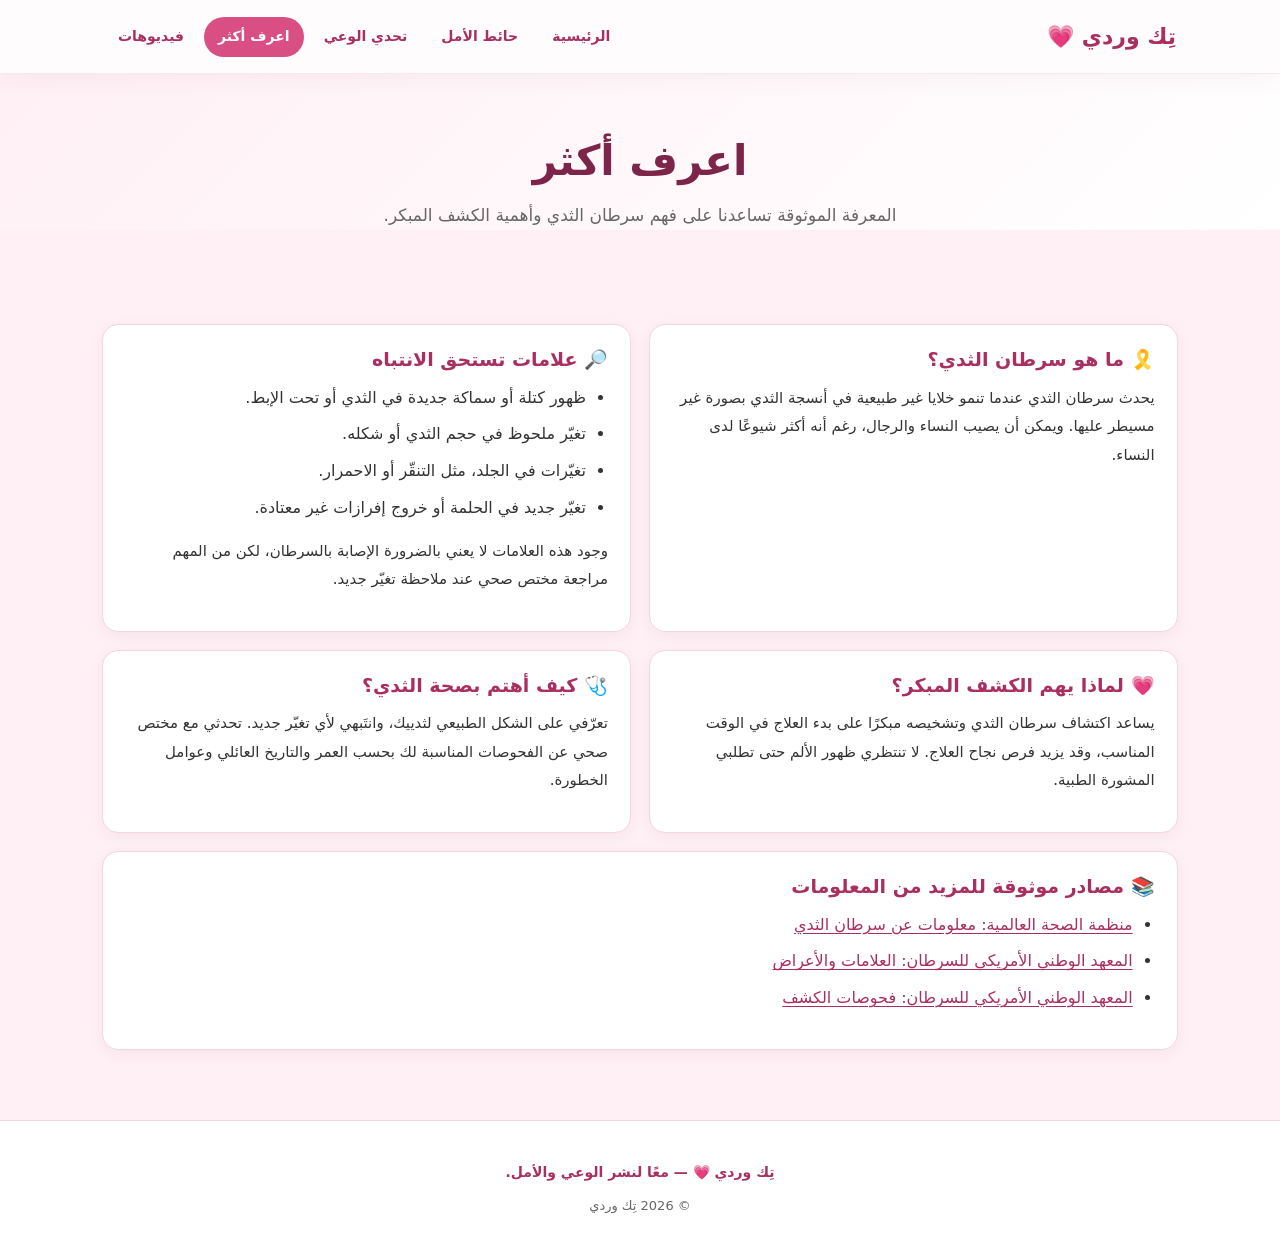
<file: learn.html>
<!DOCTYPE html>
<html lang="ar" dir="rtl">
<head>
    <meta charset="UTF-8">
    <meta name="viewport" content="width=device-width, initial-scale=1.0, viewport-fit=cover">

    <title>اعرف أكثر | تِك وردي</title>
    <meta name="description" content="معلومات موثوقة عن سرطان الثدي وأهمية الكشف المبكر.">

    <meta property="og:type" content="website">
    <meta property="og:title" content="اعرف أكثر | تِك وردي">
    <meta property="og:description" content="المعرفة الموثوقة أساس الوعي.">
    <meta property="og:locale" content="ar_SD">

    <meta name="twitter:card" content="summary">
    <meta name="theme-color" content="#d94f83">

    <link rel="stylesheet" href="css/base.css">
    <link rel="stylesheet" href="css/layout.css">
    <link rel="stylesheet" href="css/components.css">
    <link rel="stylesheet" href="css/features/learn.css">
    <link rel="stylesheet" href="css/utilities.css">
</head>

<body data-page="learn">

    <header class="site-header">
        <nav class="top-nav" aria-label="القائمة الرئيسية">
            <a href="index.html" class="logo">تِك وردي 💗</a>

            <ul class="nav-links">
                <li><a href="index.html" data-nav="home">الرئيسية</a></li>
                <li><a href="wall.html" data-nav="wall">حائط الأمل</a></li>
                <li><a href="quiz.html" data-nav="quiz">تحدي الوعي</a></li>
                <li><a href="learn.html" data-nav="learn">اعرف أكثر</a></li>
                <li><a href="videos.html" data-nav="videos">فيديوهات</a></li>
            </ul>
        </nav>
    </header>

    <main>

        <header class="page-header">
            <h1>اعرف أكثر</h1>
            <p>المعرفة الموثوقة تساعدنا على فهم سرطان الثدي وأهمية الكشف المبكر.</p>
        </header>

        <section id="learn">
            <div id="health-information">

                <div class="health-card">
                    <h3>🎗️ ما هو سرطان الثدي؟</h3>
                    <p>
                        يحدث سرطان الثدي عندما تنمو خلايا غير طبيعية في أنسجة
                        الثدي بصورة غير مسيطر عليها. ويمكن أن يصيب النساء
                        والرجال، رغم أنه أكثر شيوعًا لدى النساء.
                    </p>
                </div>

                <div class="health-card">
                    <h3>🔎 علامات تستحق الانتباه</h3>
                    <ul>
                        <li>ظهور كتلة أو سماكة جديدة في الثدي أو تحت الإبط.</li>
                        <li>تغيّر ملحوظ في حجم الثدي أو شكله.</li>
                        <li>تغيّرات في الجلد، مثل التنقّر أو الاحمرار.</li>
                        <li>تغيّر جديد في الحلمة أو خروج إفرازات غير معتادة.</li>
                    </ul>
                    <p>
                        وجود هذه العلامات لا يعني بالضرورة الإصابة بالسرطان،
                        لكن من المهم مراجعة مختص صحي عند ملاحظة تغيّر جديد.
                    </p>
                </div>

                <div class="health-card">
                    <h3>💗 لماذا يهم الكشف المبكر؟</h3>
                    <p>
                        يساعد اكتشاف سرطان الثدي وتشخيصه مبكرًا على بدء
                        العلاج في الوقت المناسب، وقد يزيد فرص نجاح العلاج.
                        لا تنتظري ظهور الألم حتى تطلبي المشورة الطبية.
                    </p>
                </div>

                <div class="health-card">
                    <h3>🩺 كيف أهتم بصحة الثدي؟</h3>
                    <p>
                        تعرّفي على الشكل الطبيعي لثدييك، وانتَبهي لأي تغيّر
                        جديد. تحدثي مع مختص صحي عن الفحوصات المناسبة لك
                        بحسب العمر والتاريخ العائلي وعوامل الخطورة.
                    </p>
                </div>

                <div class="health-card">
                    <h3>📚 مصادر موثوقة للمزيد من المعلومات</h3>
                    <ul>
                        <li>
                            <a href="https://www.who.int/news-room/fact-sheets/detail/breast-cancer"
                               target="_blank" rel="noopener noreferrer">
                                منظمة الصحة العالمية: معلومات عن سرطان الثدي
                            </a>
                        </li>
                        <li>
                            <a href="https://www.cancer.gov/types/breast/symptoms"
                               target="_blank" rel="noopener noreferrer">
                                المعهد الوطني الأمريكي للسرطان: العلامات والأعراض
                            </a>
                        </li>
                        <li>
                            <a href="https://www.cancer.gov/types/breast/screening"
                               target="_blank" rel="noopener noreferrer">
                                المعهد الوطني الأمريكي للسرطان: فحوصات الكشف
                            </a>
                        </li>
                    </ul>
                </div>

            </div>
        </section>

    </main>

    <footer class="site-footer">
        <p class="footer-tagline">تِك وردي 💗 — معًا لنشر الوعي والأمل.</p>
        <p class="footer-copy" id="footer-year"></p>
    </footer>

    <script type="module" src="js/main.js"></script>

</body>
</html>
</file>
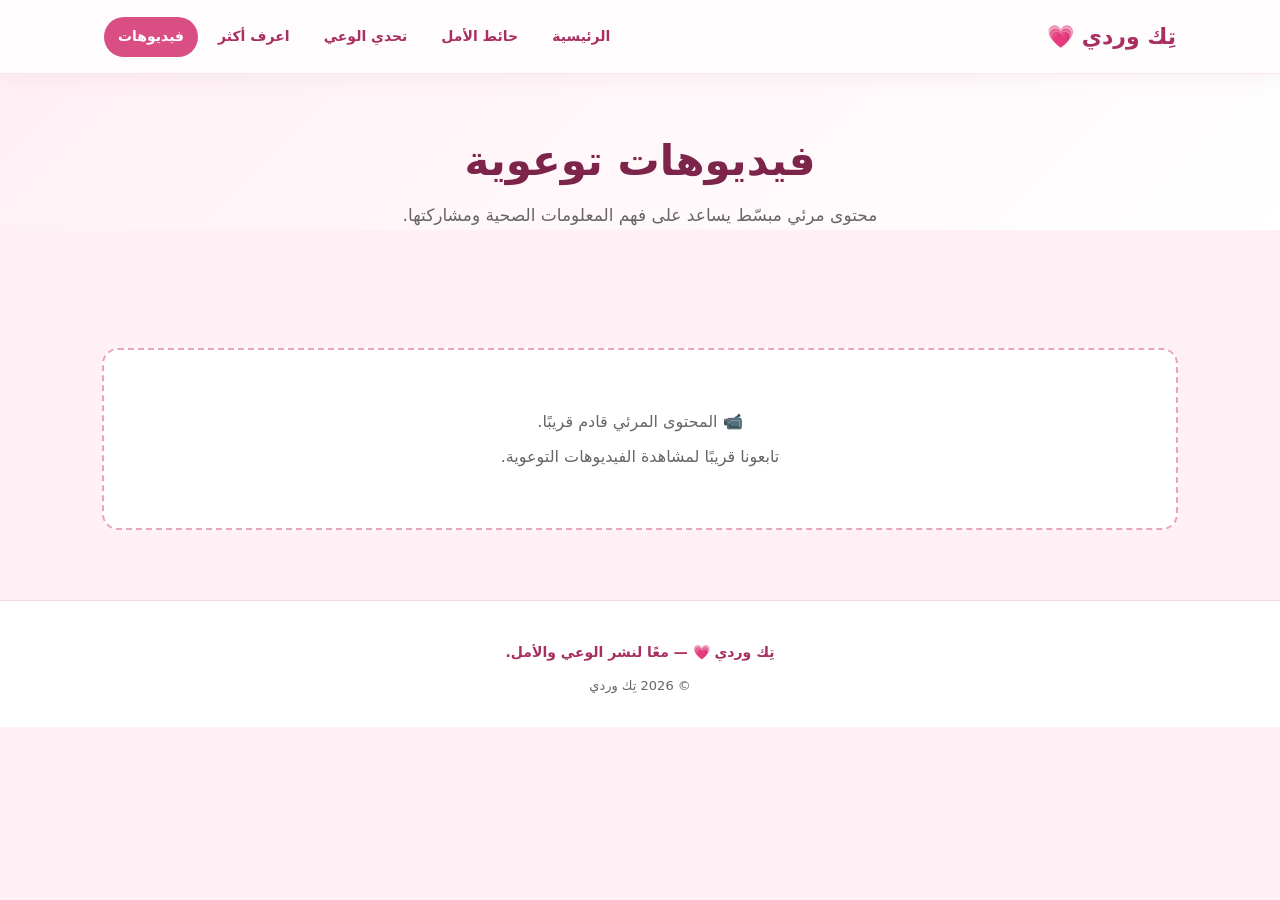
<file: videos.html>
<!DOCTYPE html>
<html lang="ar" dir="rtl">
<head>
    <meta charset="UTF-8">
    <meta name="viewport" content="width=device-width, initial-scale=1.0, viewport-fit=cover">

    <title>فيديوهات توعوية | تِك وردي</title>
    <meta name="description" content="فيديوهات توعوية عن سرطان الثدي — قريبًا.">

    <meta property="og:type" content="website">
    <meta property="og:title" content="فيديوهات | تِك وردي">
    <meta property="og:description" content="محتوى مرئي للتوعية بسرطان الثدي.">
    <meta property="og:locale" content="ar_SD">

    <meta name="twitter:card" content="summary">
    <meta name="theme-color" content="#d94f83">

    <link rel="stylesheet" href="css/base.css">
    <link rel="stylesheet" href="css/layout.css">
    <link rel="stylesheet" href="css/components.css">
    <link rel="stylesheet" href="css/features/videos.css">
    <link rel="stylesheet" href="css/utilities.css">
</head>

<body data-page="videos">

    <header class="site-header">
        <nav class="top-nav" aria-label="القائمة الرئيسية">
            <a href="index.html" class="logo">تِك وردي 💗</a>

            <ul class="nav-links">
                <li><a href="index.html" data-nav="home">الرئيسية</a></li>
                <li><a href="wall.html" data-nav="wall">حائط الأمل</a></li>
                <li><a href="quiz.html" data-nav="quiz">تحدي الوعي</a></li>
                <li><a href="learn.html" data-nav="learn">اعرف أكثر</a></li>
                <li><a href="videos.html" data-nav="videos">فيديوهات</a></li>
            </ul>
        </nav>
    </header>

    <main>

        <header class="page-header">
            <h1>فيديوهات توعوية</h1>
            <p>محتوى مرئي مبسّط يساعد على فهم المعلومات الصحية ومشاركتها.</p>
        </header>

        <section id="videos">
            <div id="videos-container">
                <div class="videos-empty">
                    <p>📹 المحتوى المرئي قادم قريبًا.</p>
                    <p>تابعونا قريبًا لمشاهدة الفيديوهات التوعوية.</p>
                </div>
            </div>
        </section>

    </main>

    <footer class="site-footer">
        <p class="footer-tagline">تِك وردي 💗 — معًا لنشر الوعي والأمل.</p>
        <p class="footer-copy" id="footer-year"></p>
    </footer>

    <script type="module" src="js/main.js"></script>

</body>
</html>
</file>
<file: css/base.css>
:root {
    --pink: #d94f83;
    --dark-pink: #a92f61;
    --light-pink: #fff0f5;
    --white: #ffffff;
    --text: #333333;
    --muted: #666666;

    --radius-sm: 10px;
    --radius-md: 16px;
    --radius-lg: 20px;
    --shadow-sm: 0 4px 14px rgba(100, 30, 60, 0.06);
    --shadow-md: 0 10px 24px rgba(169, 47, 97, 0.12);

    --ok: #2e7d32;
    --warn: #b26a00;
    --error: #c62828;
}

*, *::before, *::after {
    margin: 0;
    padding: 0;
    box-sizing: border-box;
}

html { scroll-behavior: smooth; }

body {
    font-family: system-ui, -apple-system, "Segoe UI", Arial, sans-serif;
    background-color: var(--light-pink);
    color: var(--text);
    line-height: 1.7;
}

a { text-decoration: none; color: inherit; }

h1, h2, h3 { line-height: 1.3; }

p { margin-bottom: 15px; }
</file>
<file: css/layout.css>
/* ============================================================
   Site Header — Glassmorphism
   ============================================================ */

.site-header {
    position: sticky;
    top: 0;
    z-index: 100;
    background: rgba(255, 255, 255, 0.78);
    border-bottom: 1px solid rgba(217, 79, 131, 0.12);
    box-shadow: 0 6px 24px rgba(100, 30, 60, 0.045);
    backdrop-filter: blur(18px);
    -webkit-backdrop-filter: blur(18px);
}

.top-nav {
    display: flex;
    align-items: center;
    justify-content: space-between;
    gap: 16px;
    flex-wrap: wrap;

    max-width: 1200px;
    margin: 0 auto;
    padding: 14px 5%;
}

.logo {
    color: var(--dark-pink);
    font-size: 22px;
    font-weight: 800;
    white-space: nowrap;
    padding: 4px 0;
    -webkit-tap-highlight-color: transparent;
}

/* ============================================================
   Horizontal Nav Links
   ============================================================ */

.nav-links {
    display: flex;
    flex-wrap: wrap;
    align-items: center;
    gap: 6px;
    list-style: none;
    margin: 0;
    padding: 0;
}

.nav-links a {
    display: inline-flex;
    align-items: center;
    justify-content: center;

    min-height: 40px;
    padding: 8px 14px;

    border-radius: 999px;
    color: var(--dark-pink);
    font-size: 14px;
    font-weight: 600;
    white-space: nowrap;

    -webkit-tap-highlight-color: transparent;
    touch-action: manipulation;
    user-select: none;
    cursor: pointer;

    transition: background-color 0.2s ease,
                color 0.2s ease,
                transform 0.15s ease;
}

@media (hover: hover) {
    .nav-links a:hover {
        background-color: rgba(217, 79, 131, 0.10);
        color: var(--pink);
    }
}

.nav-links a:active {
    transform: scale(0.96);
}

.nav-links a.is-active,
.nav-links a[aria-current="page"] {
    background-color: var(--pink);
    color: var(--white);
    font-weight: 700;
}

@media (hover: hover) {
    .nav-links a.is-active:hover,
    .nav-links a[aria-current="page"]:hover {
        background-color: var(--dark-pink);
        color: var(--white);
    }
}

/* ============================================================
   Sections + Page Header
   ============================================================ */

section {
    padding: 70px 8%;
    scroll-margin-top: 100px;
}

section h2 {
    color: var(--dark-pink);
    font-size: 32px;
    margin-bottom: 18px;
}

section > p {
    color: var(--muted);
    max-width: 700px;
}

.page-header {
    text-align: center;
    padding: 60px 8% 0;
    background: linear-gradient(135deg, #fff0f5, #ffffff);
}

.page-header h1 {
    font-size: clamp(28px, 4.5vw, 42px);
    color: #7c2449;
    margin-bottom: 12px;
}

.page-header p {
    color: var(--muted);
    max-width: 640px;
    margin: 0 auto;
    font-size: 17px;
}

/* ============================================================
   Footer
   ============================================================ */

.site-footer {
    text-align: center;
    padding: 40px 8% 30px;
    color: var(--muted);
    font-size: 14px;
    background-color: var(--white);
    border-top: 1px solid #f5d5e2;
}

.footer-tagline {
    color: var(--dark-pink);
    font-weight: bold;
    margin-bottom: 10px;
}

.footer-copy {
    font-size: 13px;
    color: var(--muted);
    margin: 0;
}

/* ============================================================
   Responsive
   ============================================================ */

@media (max-width: 900px) {
    .top-nav {
        flex-direction: column;
        align-items: center;
        gap: 12px;
        padding: 14px 5%;
    }

    .nav-links {
        justify-content: center;
        gap: 4px;
    }

    section {
        padding: 55px 6%;
        scroll-margin-top: 150px;
    }

    .page-header {
        padding: 40px 6% 0;
    }
}

@media (max-width: 600px) {
    .top-nav {
        padding: 12px 4%;
        gap: 10px;
    }

    .logo {
        font-size: 20px;
    }

    .nav-links {
        gap: 3px;
    }

    .nav-links a {
        min-height: 36px;
        padding: 7px 11px;
        font-size: 13px;
    }

    section {
        padding: 45px 6%;
        scroll-margin-top: 160px;
    }
}

@media (max-width: 380px) {
    .nav-links a {
        padding: 6px 9px;
        font-size: 12px;
    }
}
</file>
<file: css/components.css>
button {
    background-color: var(--pink);
    color: var(--white);
    border: none;
    border-radius: 25px;
    padding: 12px 22px;
    font: inherit;
    font-weight: bold;
    cursor: pointer;
    transition: transform 0.2s ease, box-shadow 0.2s ease,
                background-color 0.2s ease;
}

button:hover {
    background-color: var(--dark-pink);
    transform: translateY(-2px);
    box-shadow: 0 5px 14px rgba(169, 47, 97, 0.18);
}

button:active { transform: scale(0.98); }
button:disabled { opacity: 0.55; cursor: not-allowed; }

.card {
    background-color: var(--white);
    padding: 25px;
    border-radius: var(--radius-md);
    box-shadow: var(--shadow-sm);
    margin-top: 20px;
}

/* حالات نصية (تُستخدم مع data-level) */
[data-level="ok"]    { color: var(--ok); }
[data-level="warn"]  { color: var(--warn); }
[data-level="error"] { color: var(--error); }
[data-level="info"]  { color: var(--muted); }
</file>
<file: css/features/learn.css>
#health-information:not(:empty) {
    display: grid;
    grid-template-columns: repeat(2, minmax(0, 1fr));
    gap: 18px;
    margin-top: 24px;
}

#health-information .health-card {
    background: var(--white);
    padding: 22px;
    border: 1px solid #f5d5e2;
    border-radius: var(--radius-md);
    box-shadow: var(--shadow-sm);
    transition: transform 0.25s ease, box-shadow 0.25s ease, border-color 0.25s ease;
}

#health-information .health-card:hover {
    transform: translateY(-5px);
    border-color: #e8a5bf;
    box-shadow: var(--shadow-md);
}

#health-information .health-card h3 {
    color: var(--dark-pink);
    margin-bottom: 12px;
    font-size: 19px;
}

#health-information .health-card p {
    font-size: 15px;
    line-height: 1.9;
    overflow-wrap: anywhere;
}

#health-information .health-card ul {
    padding-right: 22px;
    margin-bottom: 14px;
}

#health-information .health-card li { margin-bottom: 8px; line-height: 1.8; }

#health-information .health-card a {
    color: var(--dark-pink);
    text-decoration: underline;
    text-underline-offset: 3px;
}

#health-information .health-card a:hover { color: var(--pink); }

@media (hover: none) {
    #health-information .health-card:hover { transform: none; }
}

@media (max-width: 600px) {
    #health-information:not(:empty) { grid-template-columns: 1fr; gap: 14px; }
    #health-information .health-card { padding: 18px; }
}
/* البطاقة الخامسة اليتيمة تمتد على عمودين */
#health-information .health-card:last-child:nth-child(odd) {
    grid-column: 1 / -1;
}
</file>
<file: css/utilities.css>
a:focus-visible,
button:focus-visible,
input:focus-visible,
textarea:focus-visible,
select:focus-visible {
    outline: 3px solid var(--pink);
    outline-offset: 4px;
}

a:focus:not(:focus-visible),
button:focus:not(:focus-visible),
input:focus:not(:focus-visible),
textarea:focus:not(:focus-visible),
select:focus:not(:focus-visible) {
    outline: none;
}

@media (prefers-reduced-motion: reduce) {
    *, *::before, *::after {
        animation-duration: 0.01ms !important;
        transition-duration: 0.01ms !important;
        scroll-behavior: auto !important;
    }
}

[hidden] { display: none !important; }
</file>
<file: css/features/videos.css>
#videos {
    min-height: 40vh;
}

#videos-container {
    display: grid;
    grid-template-columns: repeat(auto-fit, minmax(280px, 1fr));
    gap: 20px;
    margin-top: 24px;
}

.video-card {
    background: var(--white);
    padding: 16px;
    border-radius: var(--radius-md);
    border: 1px solid #f5d5e2;
    box-shadow: var(--shadow-sm);
    overflow: hidden;
}

.video-card iframe {
    width: 100%;
    aspect-ratio: 16 / 9;
    border: none;
    border-radius: var(--radius-sm);
    display: block;
}

.video-card h3 {
    color: var(--dark-pink);
    font-size: 17px;
    margin: 12px 0 6px;
}

.video-card p {
    color: var(--muted);
    font-size: 14px;
    margin: 0;
}

.videos-empty {
    grid-column: 1 / -1;
    text-align: center;
    padding: 50px 24px;
    color: var(--muted);
    background: var(--white);
    border-radius: var(--radius-md);
    border: 2px dashed #e8a5bf;
    margin-top: 24px;
}

.videos-empty p {
    margin: 8px 0;
}
</file>
